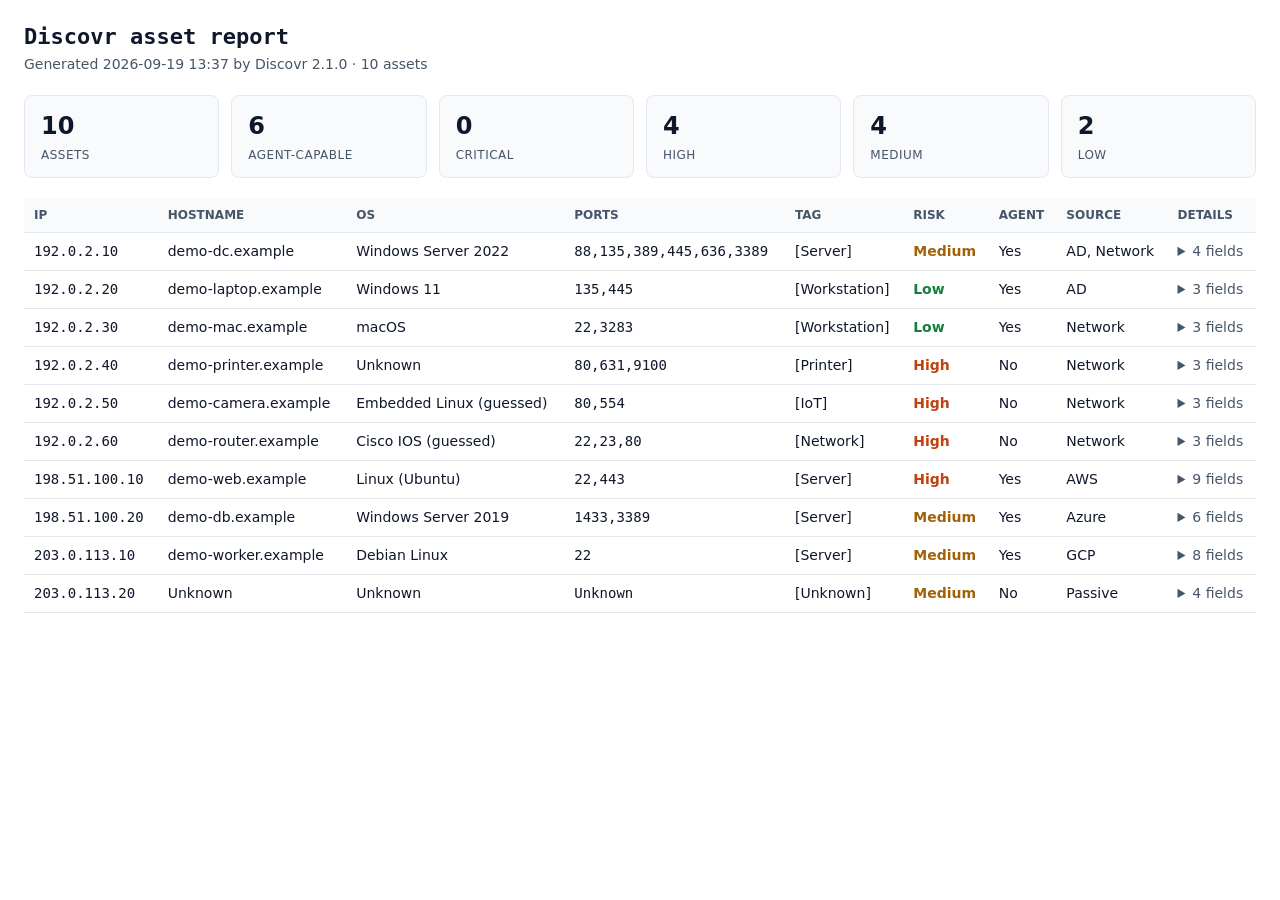
<file: docs/demo/demo.html>
<!doctype html>
<html lang="en"><head><meta charset="utf-8">
<meta name="viewport" content="width=device-width, initial-scale=1">
<title>Discovr asset report</title>
<style>
  /* Self-contained report: no external fonts, scripts or images, so it opens offline. */
  :root { color-scheme: light dark; --bg:#ffffff; --fg:#0f172a; --muted:#475569; --line:#e2e8f0;
          --card:#f8fafc; --crit:#b91c1c; --high:#c2410c; --med:#a16207; --low:#15803d; }
  @media (prefers-color-scheme: dark) {
    :root { --bg:#0b1015; --fg:#e6edf3; --muted:#9fb0bf; --line:#1f2a33; --card:#11181f;
            --crit:#f87171; --high:#fb923c; --med:#facc15; --low:#4ade80; } }
  body { margin:0; padding:24px; background:var(--bg); color:var(--fg);
         font:14px/1.5 "Fira Sans", system-ui, -apple-system, "Segoe UI", Roboto, sans-serif; }
  h1 { font:600 22px/1.2 "Fira Code", ui-monospace, "Cascadia Code", Menlo, Consolas, monospace; margin:0 0 4px; }
  p.meta { color:var(--muted); margin:0 0 20px; }
  .tiles { display:grid; grid-template-columns:repeat(auto-fit, minmax(150px, 1fr)); gap:12px; margin-bottom:20px; }
  .tile { background:var(--card); border:1px solid var(--line); border-radius:8px; padding:12px 16px; }
  .tile b { display:block; font-size:24px; font-variant-numeric:tabular-nums; }
  .tile span { color:var(--muted); font-size:12px; text-transform:uppercase; letter-spacing:.04em; }
  table { width:100%; border-collapse:collapse; }
  th, td { text-align:left; padding:8px 10px; border-bottom:1px solid var(--line); vertical-align:top; }
  th { position:sticky; top:0; background:var(--card); font-size:12px; text-transform:uppercase; color:var(--muted); }
  td.mono { font-family:"Fira Code", ui-monospace, Menlo, Consolas, monospace; font-variant-numeric:tabular-nums; }
  .risk { font-weight:600; }
  .Critical { color:var(--crit); } .High { color:var(--high); } .Medium { color:var(--med); } .Low { color:var(--low); }
  details summary { cursor:pointer; color:var(--muted); }
  dl { display:grid; grid-template-columns:max-content 1fr; gap:2px 12px; margin:6px 0 0; font-size:12px; }
  dt { color:var(--muted); } dd { margin:0; overflow-wrap:anywhere; }
  @media print { th { position:static; } details { display:block; } }
</style></head>
<body>
<h1>Discovr asset report</h1>
<p class="meta">Generated 2026-09-19 13:37 by Discovr 2.1.0 &middot; 10 assets</p>
<section class="tiles" aria-label="Summary"><div class="tile"><b>10</b><span>Assets</span></div><div class="tile"><b>6</b><span>Agent-capable</span></div><div class="tile"><b>0</b><span>Critical</span></div><div class="tile"><b>4</b><span>High</span></div><div class="tile"><b>4</b><span>Medium</span></div><div class="tile"><b>2</b><span>Low</span></div></section>
<table>
<thead><tr><th scope="col">IP</th><th scope="col">Hostname</th><th scope="col">OS</th><th scope="col">Ports</th>
<th scope="col">Tag</th><th scope="col">Risk</th><th scope="col">Agent</th><th scope="col">Source</th><th scope="col">Details</th></tr></thead>
<tbody>
<tr><td class="mono">192.0.2.10</td><td>demo-dc.example</td><td>Windows Server 2022</td><td class="mono">88,135,389,445,636,3389</td><td>[Server]</td><td class="risk Medium">Medium</td><td>Yes</td><td>AD, Network</td><td><details><summary>4 fields</summary><dl><dt>Demo</dt><dd>Yes</dd><dt>DomainController</dt><dd>Yes</dd><dt>Environment</dt><dd>Example office</dd><dt>Evidence</dt><dd>Fictional sample only; not a real scan or verified exposure assessment.</dd></dl></details></td></tr>
<tr><td class="mono">192.0.2.20</td><td>demo-laptop.example</td><td>Windows 11</td><td class="mono">135,445</td><td>[Workstation]</td><td class="risk Low">Low</td><td>Yes</td><td>AD</td><td><details><summary>3 fields</summary><dl><dt>Demo</dt><dd>Yes</dd><dt>Environment</dt><dd>Example office</dd><dt>Evidence</dt><dd>Fictional sample only; not a real scan or verified exposure assessment.</dd></dl></details></td></tr>
<tr><td class="mono">192.0.2.30</td><td>demo-mac.example</td><td>macOS</td><td class="mono">22,3283</td><td>[Workstation]</td><td class="risk Low">Low</td><td>Yes</td><td>Network</td><td><details><summary>3 fields</summary><dl><dt>Demo</dt><dd>Yes</dd><dt>Environment</dt><dd>Example office</dd><dt>Evidence</dt><dd>Fictional sample only; not a real scan or verified exposure assessment.</dd></dl></details></td></tr>
<tr><td class="mono">192.0.2.40</td><td>demo-printer.example</td><td>Unknown</td><td class="mono">80,631,9100</td><td>[Printer]</td><td class="risk High">High</td><td>No</td><td>Network</td><td><details><summary>3 fields</summary><dl><dt>Demo</dt><dd>Yes</dd><dt>Environment</dt><dd>Example office</dd><dt>Evidence</dt><dd>Fictional sample only; not a real scan or verified exposure assessment.</dd></dl></details></td></tr>
<tr><td class="mono">192.0.2.50</td><td>demo-camera.example</td><td>Embedded Linux (guessed)</td><td class="mono">80,554</td><td>[IoT]</td><td class="risk High">High</td><td>No</td><td>Network</td><td><details><summary>3 fields</summary><dl><dt>Demo</dt><dd>Yes</dd><dt>Environment</dt><dd>Example office</dd><dt>Evidence</dt><dd>Fictional sample only; not a real scan or verified exposure assessment.</dd></dl></details></td></tr>
<tr><td class="mono">192.0.2.60</td><td>demo-router.example</td><td>Cisco IOS (guessed)</td><td class="mono">22,23,80</td><td>[Network]</td><td class="risk High">High</td><td>No</td><td>Network</td><td><details><summary>3 fields</summary><dl><dt>Demo</dt><dd>Yes</dd><dt>Environment</dt><dd>Example office</dd><dt>Evidence</dt><dd>Fictional sample only; not a real scan or verified exposure assessment.</dd></dl></details></td></tr>
<tr><td class="mono">198.51.100.10</td><td>demo-web.example</td><td>Linux (Ubuntu)</td><td class="mono">22,443</td><td>[Server]</td><td class="risk High">High</td><td>Yes</td><td>AWS</td><td><details><summary>9 fields</summary><dl><dt>AccountID</dt><dd>000000000000</dd><dt>Cloud</dt><dd>AWS</dd><dt>Demo</dt><dd>Yes</dd><dt>Environment</dt><dd>Example production</dd><dt>Evidence</dt><dd>Fictional sample only; not a real scan or verified exposure assessment.</dd><dt>ExposedPorts</dt><dd>22,443</dd><dt>InstanceID</dt><dd>i-demo-web</dd><dt>InternetExposed</dt><dd>Yes</dd><dt>Region</dt><dd>ap-southeast-2</dd></dl></details></td></tr>
<tr><td class="mono">198.51.100.20</td><td>demo-db.example</td><td>Windows Server 2019</td><td class="mono">1433,3389</td><td>[Server]</td><td class="risk Medium">Medium</td><td>Yes</td><td>Azure</td><td><details><summary>6 fields</summary><dl><dt>Cloud</dt><dd>Azure</dd><dt>Demo</dt><dd>Yes</dd><dt>Environment</dt><dd>Example production</dd><dt>Evidence</dt><dd>Fictional sample only; not a real scan or verified exposure assessment.</dd><dt>InstanceID</dt><dd>demo-database</dd><dt>SubscriptionID</dt><dd>demo-subscription</dd></dl></details></td></tr>
<tr><td class="mono">203.0.113.10</td><td>demo-worker.example</td><td>Debian Linux</td><td class="mono">22</td><td>[Server]</td><td class="risk Medium">Medium</td><td>Yes</td><td>GCP</td><td><details><summary>8 fields</summary><dl><dt>Cloud</dt><dd>GCP</dd><dt>Demo</dt><dd>Yes</dd><dt>Environment</dt><dd>Example development</dd><dt>Evidence</dt><dd>Fictional sample only; not a real scan or verified exposure assessment.</dd><dt>InstanceID</dt><dd>demo-worker</dd><dt>InternetExposed</dt><dd>No</dd><dt>ProjectID</dt><dd>demo-project</dd><dt>Zone</dt><dd>australia-southeast1-a</dd></dl></details></td></tr>
<tr><td class="mono">203.0.113.20</td><td>Unknown</td><td>Unknown</td><td class="mono">Unknown</td><td>[Unknown]</td><td class="risk Medium">Medium</td><td>No</td><td>Passive</td><td><details><summary>4 fields</summary><dl><dt>Demo</dt><dd>Yes</dd><dt>Environment</dt><dd>Example development</dd><dt>Evidence</dt><dd>Fictional sample only; not a real scan or verified exposure assessment.</dd><dt>SeenVia</dt><dd>OS neighbour cache (may be stale)</dd></dl></details></td></tr>
</tbody></table>
<script type="application/json" id="discovr-data">[
  {
    "IP": "192.0.2.10",
    "Hostname": "demo-dc.example",
    "OS": "Windows Server 2022",
    "Ports": "88,135,389,445,636,3389",
    "Source": "AD, Network",
    "Environment": "Example office",
    "DomainController": true,
    "Demo": true,
    "Evidence": "Fictional sample only; not a real scan or verified exposure assessment.",
    "Tag": "[Server]",
    "AgentCapable": true,
    "Risk": "Medium"
  },
  {
    "IP": "192.0.2.20",
    "Hostname": "demo-laptop.example",
    "OS": "Windows 11",
    "Ports": "135,445",
    "Source": "AD",
    "Environment": "Example office",
    "Demo": true,
    "Evidence": "Fictional sample only; not a real scan or verified exposure assessment.",
    "Tag": "[Workstation]",
    "AgentCapable": true,
    "Risk": "Low"
  },
  {
    "IP": "192.0.2.30",
    "Hostname": "demo-mac.example",
    "OS": "macOS",
    "Ports": "22,3283",
    "Source": "Network",
    "Environment": "Example office",
    "Demo": true,
    "Evidence": "Fictional sample only; not a real scan or verified exposure assessment.",
    "Tag": "[Workstation]",
    "AgentCapable": true,
    "Risk": "Low"
  },
  {
    "IP": "192.0.2.40",
    "Hostname": "demo-printer.example",
    "OS": "Unknown",
    "Ports": "80,631,9100",
    "Source": "Network",
    "Environment": "Example office",
    "Demo": true,
    "Evidence": "Fictional sample only; not a real scan or verified exposure assessment.",
    "Tag": "[Printer]",
    "AgentCapable": false,
    "Risk": "High"
  },
  {
    "IP": "192.0.2.50",
    "Hostname": "demo-camera.example",
    "OS": "Embedded Linux (guessed)",
    "Ports": "80,554",
    "Source": "Network",
    "Environment": "Example office",
    "Demo": true,
    "Evidence": "Fictional sample only; not a real scan or verified exposure assessment.",
    "Tag": "[IoT]",
    "AgentCapable": false,
    "Risk": "High"
  },
  {
    "IP": "192.0.2.60",
    "Hostname": "demo-router.example",
    "OS": "Cisco IOS (guessed)",
    "Ports": "22,23,80",
    "Source": "Network",
    "Environment": "Example office",
    "Demo": true,
    "Evidence": "Fictional sample only; not a real scan or verified exposure assessment.",
    "Tag": "[Network]",
    "AgentCapable": false,
    "Risk": "High"
  },
  {
    "IP": "198.51.100.10",
    "Hostname": "demo-web.example",
    "OS": "Linux (Ubuntu)",
    "Ports": "22,443",
    "Source": "AWS",
    "Cloud": "AWS",
    "AccountID": "000000000000",
    "InstanceID": "i-demo-web",
    "Region": "ap-southeast-2",
    "InternetExposed": true,
    "ExposedPorts": "22,443",
    "Environment": "Example production",
    "Demo": true,
    "Evidence": "Fictional sample only; not a real scan or verified exposure assessment.",
    "Tag": "[Server]",
    "AgentCapable": true,
    "Risk": "High"
  },
  {
    "IP": "198.51.100.20",
    "Hostname": "demo-db.example",
    "OS": "Windows Server 2019",
    "Ports": "1433,3389",
    "Source": "Azure",
    "Cloud": "Azure",
    "SubscriptionID": "demo-subscription",
    "InstanceID": "demo-database",
    "InternetExposed": null,
    "Environment": "Example production",
    "Demo": true,
    "Evidence": "Fictional sample only; not a real scan or verified exposure assessment.",
    "Tag": "[Server]",
    "AgentCapable": true,
    "Risk": "Medium"
  },
  {
    "IP": "203.0.113.10",
    "Hostname": "demo-worker.example",
    "OS": "Debian Linux",
    "Ports": "22",
    "Source": "GCP",
    "Cloud": "GCP",
    "ProjectID": "demo-project",
    "Zone": "australia-southeast1-a",
    "InstanceID": "demo-worker",
    "InternetExposed": false,
    "Environment": "Example development",
    "Demo": true,
    "Evidence": "Fictional sample only; not a real scan or verified exposure assessment.",
    "Tag": "[Server]",
    "AgentCapable": true,
    "Risk": "Medium"
  },
  {
    "IP": "203.0.113.20",
    "Hostname": "Unknown",
    "OS": "Unknown",
    "Ports": "Unknown",
    "Source": "Passive",
    "SeenVia": "OS neighbour cache (may be stale)",
    "Environment": "Example development",
    "Demo": true,
    "Evidence": "Fictional sample only; not a real scan or verified exposure assessment.",
    "Tag": "[Unknown]",
    "AgentCapable": false,
    "Risk": "Medium"
  }
]</script>
</body></html>
</file>
